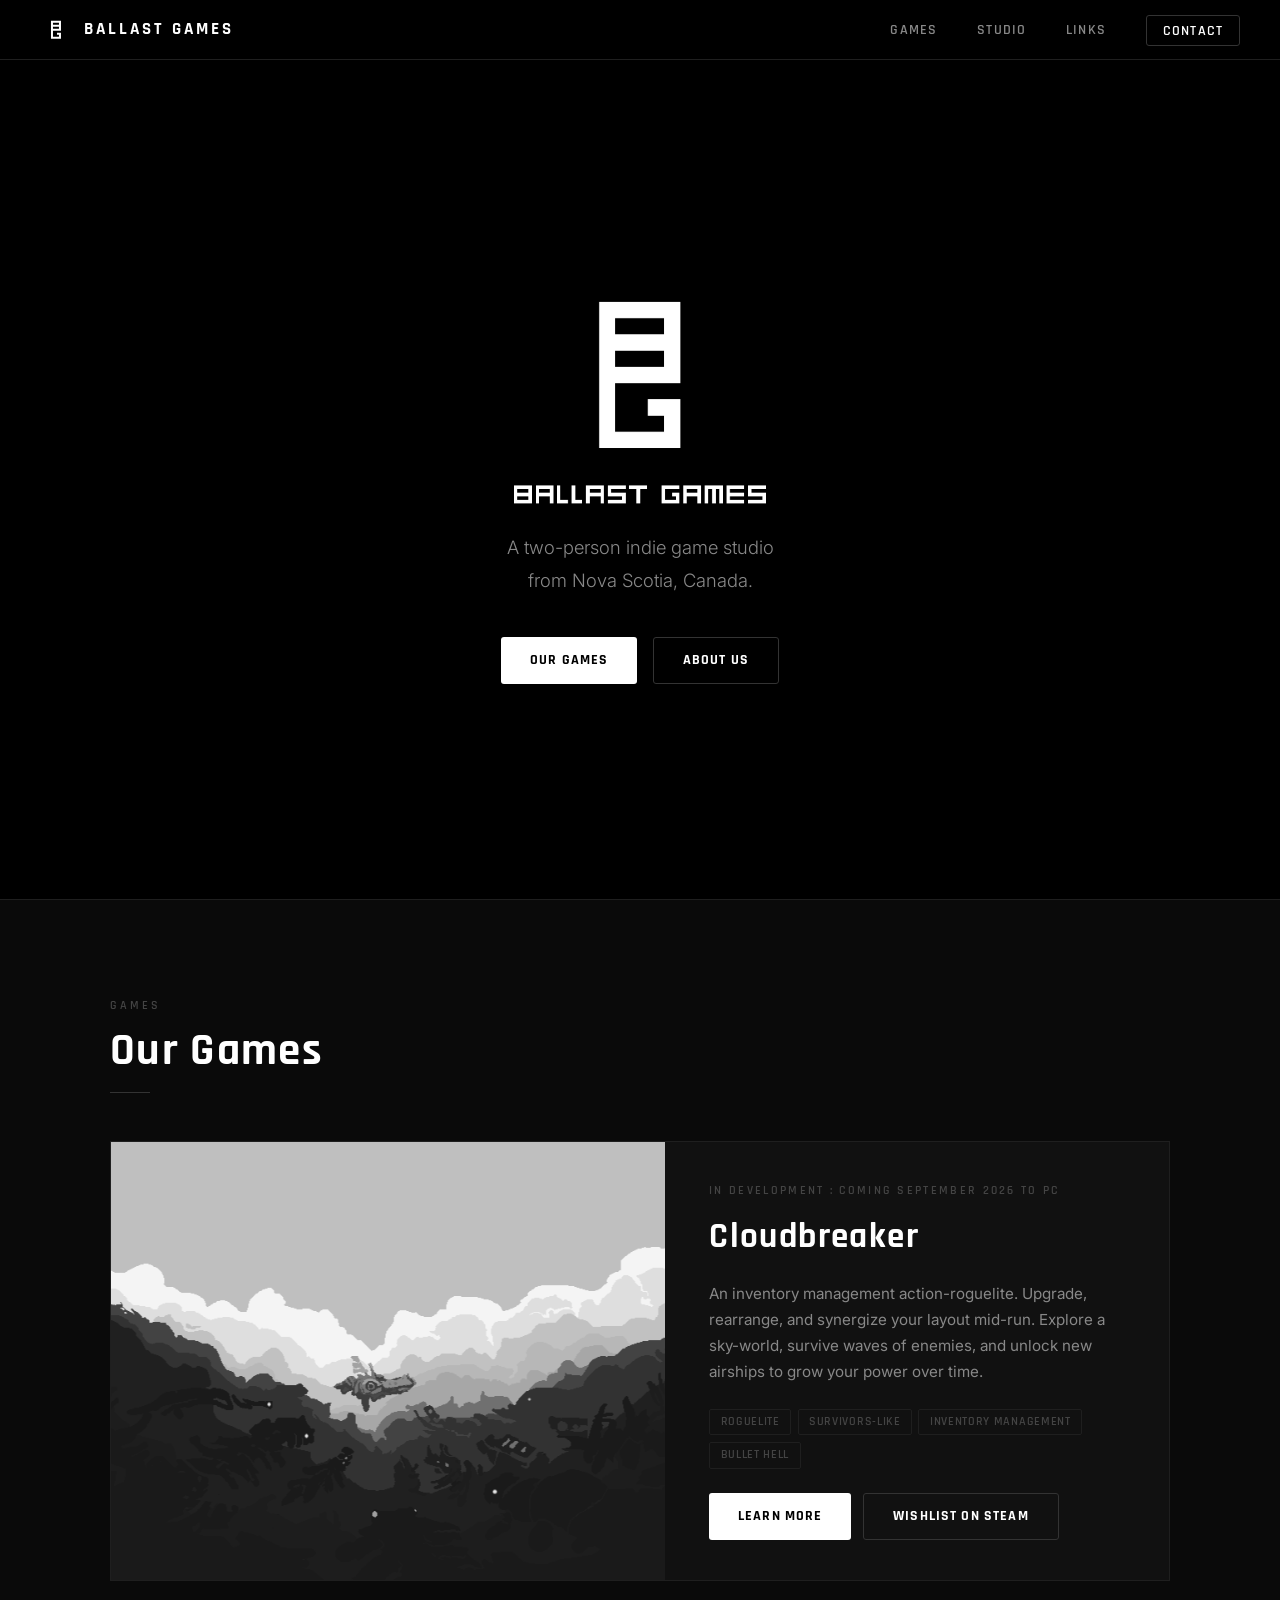
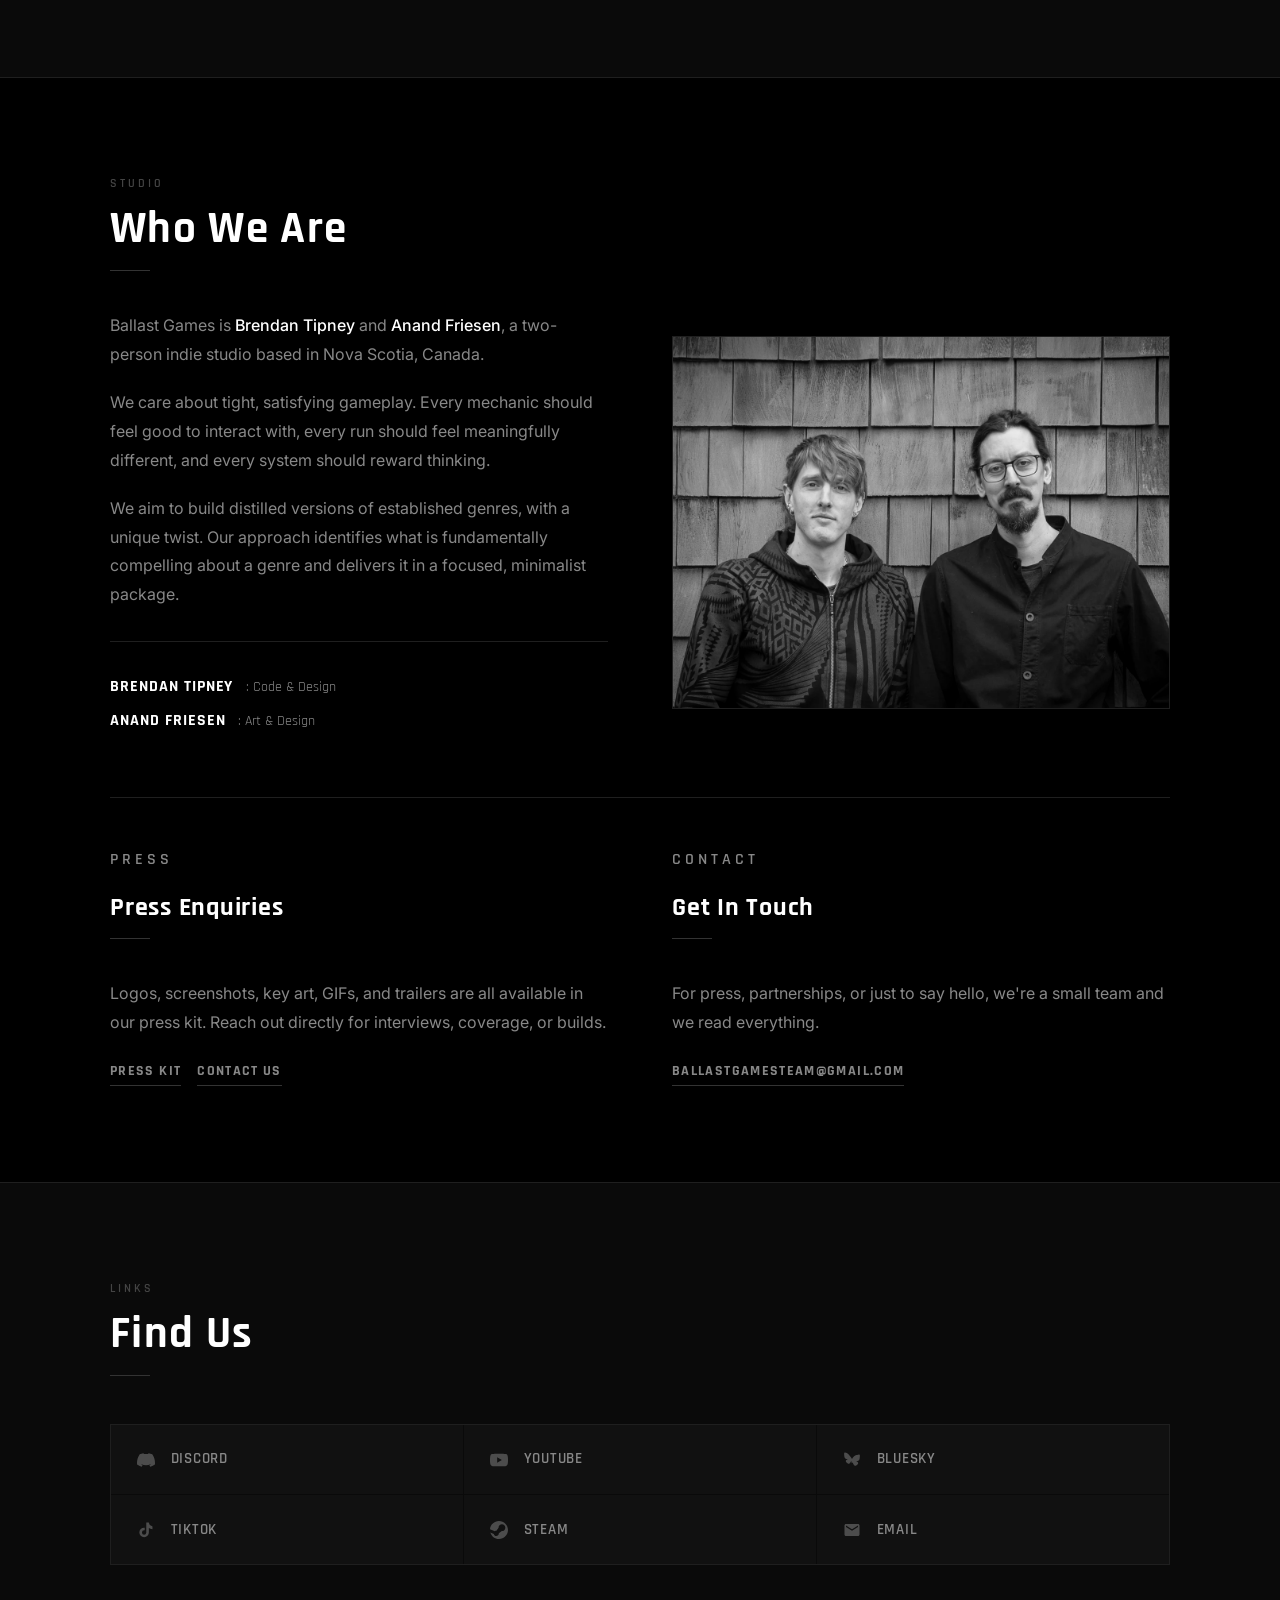
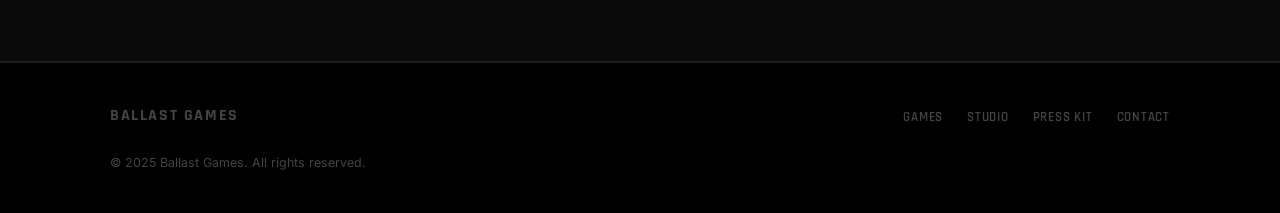
<file: index.html>
<!DOCTYPE html>
<html lang="en">
<head>
  <meta charset="UTF-8" />
  <meta name="viewport" content="width=device-width, initial-scale=1.0" />
  <title>Ballast Games : Indie Game Studio</title>
  <meta name="description" content="Ballast Games is a two-person indie game studio from Nova Scotia, Canada. Currently developing Cloudbreaker, a roguelite survivors-like." />
  <meta name="keywords" content="Ballast Games, indie game studio, Nova Scotia, Cloudbreaker, roguelite" />
  <link rel="canonical" href="https://ballastgames.com/" />

  <meta property="og:type" content="website" />
  <meta property="og:site_name" content="Ballast Games" />
  <meta property="og:title" content="Ballast Games : Indie Game Studio" />
  <meta property="og:description" content="A two-person indie game studio from Nova Scotia, Canada. Currently developing Cloudbreaker." />
  <meta property="og:image" content="https://ballastgames.com/Cloudbreaker%20Public%20Press%20Kit/Key%20Art/Header_Capsule_920x430.png" />
  <meta property="og:url" content="https://ballastgames.com/" />

  <meta name="twitter:card" content="summary_large_image" />
  <meta name="twitter:title" content="Ballast Games : Indie Game Studio" />
  <meta name="twitter:description" content="A two-person indie game studio from Nova Scotia, Canada. Currently developing Cloudbreaker." />
  <meta name="twitter:image" content="https://ballastgames.com/Cloudbreaker%20Public%20Press%20Kit/Key%20Art/Header_Capsule_920x430.png" />

  <script type="application/ld+json">
  {
    "@context": "https://schema.org",
    "@type": "Organization",
    "name": "Ballast Games",
    "url": "https://ballastgames.com/",
    "description": "Ballast Games is a two-person indie game studio based in Nova Scotia, Canada, developing Cloudbreaker.",
    "foundingLocation": { "@type": "Place", "name": "Nova Scotia, Canada" },
    "email": "ballastgamesteam@gmail.com",
    "member": [
      { "@type": "Person", "name": "Brendan Tipney" },
      { "@type": "Person", "name": "Anand Friesen" }
    ],
    "sameAs": [
      "https://www.youtube.com/@Ballast-Games",
      "https://bsky.app/profile/ballastgames.bsky.social",
      "https://www.tiktok.com/@ballastgames",
      "https://discord.gg/KbBuBHwGwa"
    ]
  }
  </script>

  <link rel="icon" href="favicon.ico" sizes="any" />
  <link rel="icon" type="image/png" sizes="16x16" href="favicon-16.png" />
  <link rel="icon" type="image/png" sizes="32x32" href="favicon-32.png" />
  <link rel="icon" type="image/png" sizes="48x48" href="favicon-48.png" />
  <link rel="icon" type="image/png" sizes="96x96" href="favicon-96.png" />
  <link rel="icon" type="image/png" sizes="192x192" href="favicon-192.png" />
  <link rel="apple-touch-icon" sizes="180x180" href="apple-touch-icon.png" />
  <link rel="stylesheet" href="style.css" />
</head>
<body>

<!-- ── NAV ── -->
<nav>
  <a class="nav-logo" href="/">
    <img src="Cloudbreaker%20Public%20Press%20Kit/Logos/team_logo.png" alt="" onerror="this.style.display='none'" />
    <span class="nav-logo-wordmark">Ballast Games</span>
  </a>
  <ul class="nav-links" id="navLinks">
    <li><a href="#games">Games</a></li>
    <li><a href="#about">Studio</a></li>
    <li><a href="#socials">Links</a></li>
    <li><a href="mailto:ballastgamesteam@gmail.com" class="nav-cta">Contact</a></li>
  </ul>
  <div class="nav-burger" id="navBurger" aria-label="Toggle menu">
    <span></span><span></span><span></span>
  </div>
</nav>

<!-- ── HERO ── -->
<section id="hero">
  <img
    class="hero-logo"
    src="Cloudbreaker%20Public%20Press%20Kit/Logos/team_logo_with_words.png"
    alt="Ballast Games"
    onerror="this.style.display='none'; this.nextElementSibling.style.display='block';"
  />
  <div class="hero-logo-fallback" style="display:none">Ballast Games</div>
  <p class="hero-tagline">
    A two-person indie game studio<br/>from Nova Scotia, Canada.
  </p>
  <div class="btn-row">
    <a href="#games" class="btn btn-primary">Our Games</a>
    <a href="#about" class="btn btn-secondary">About Us</a>
  </div>
</section>

<!-- ── GAMES ── -->
<section id="games">
  <div class="section-inner">
    <p class="section-label">Games</p>
    <h2 class="section-title">Our Games</h2>
    <div class="section-rule"></div>
    <div class="games-grid">

      <div class="game-card">
        <div class="game-card-image">
          <picture>
           <!-- <source srcset="img/keyart.webp" type="image/webp" /> -->
             <a href="cloudbreaker.html"> <img src="img/keyart.png" alt="Cloudbreaker" loading="lazy" /> </a>
          </picture>
        </div>
        <div class="game-card-body">
          <p class="game-card-status">In Development : Coming September 2026 to PC</p>
          <h3 class="game-card-title">Cloudbreaker</h3>
          <p class="game-card-desc">
            An inventory management action-roguelite. Upgrade, rearrange, and synergize
            your layout mid-run. Explore a sky-world, survive waves of enemies, and
            unlock new airships to grow your power over time.
          </p>
          <div class="game-card-tags">
            <span class="tag">Roguelite</span>
            <span class="tag">Survivors-like</span>
            <span class="tag">Inventory Management</span>
            <span class="tag">Bullet Hell</span>
          </div>
          <div class="btn-row" style="justify-content:flex-start; gap: 0.75rem;">
            <a href="cloudbreaker.html" class="btn btn-primary">Learn More</a>
            <a href="https://store.steampowered.com/app/3620890/Cloudbreaker/" target="_blank" rel="noopener" class="btn btn-secondary">Wishlist on Steam</a>
          </div>
        </div>
      </div>

    </div>
  </div>
</section>

<!-- ── ABOUT ── -->
<section id="about">
  <div class="section-inner">
    <p class="section-label">Studio</p>
    <h2 class="section-title">Who We Are</h2>
    <div class="section-rule"></div>

    <div class="about-team-grid">
      <div class="about-team-text">
        <p>
          Ballast Games is <strong>Brendan Tipney</strong> and <strong>Anand Friesen</strong>,
          a two-person indie studio based in Nova Scotia, Canada.
        </p>
        <p>
          We care about tight, satisfying gameplay. Every mechanic should feel good
          to interact with, every run should feel meaningfully different, and every
          system should reward thinking. 
        </p>
        <p>
          We aim to build distilled versions of established genres, with a unique twist. 
          Our approach identifies what is fundamentally compelling about a genre and 
          delivers it in a focused, minimalist package.
        </p>
        <div class="team-names">
          <div class="team-name">Brendan Tipney <span>: Code & Design</span></div>
          <div class="team-name">Anand Friesen <span>: Art & Design</span></div>
        </div>
      </div>
      <div class="team-photo-wrap">
        <picture>
          <source srcset="img/team-photo.webp" type="image/webp" />
          <img src="img/team-photo.jpg" alt="Brendan Tipney and Anand Friesen : Ballast Games" loading="lazy" />
        </picture>
      </div>
    </div>

    <div class="about-press-grid">
      <div>
        <p class="section-label">Press</p>
        <h2 class="section-title" style="font-size:1.6rem;">Press Enquiries</h2>
        <div class="section-rule"></div>
        <p>
          Logos, screenshots, key art, GIFs, and trailers are all available in our
          press kit. Reach out directly for interviews, coverage, or builds.
        </p>
        <div class="contact-block">
          <a href="https://drive.google.com/drive/folders/12j3mb61H9Zr8Zn95ftoivJDd6WTcMDtX?usp=sharing" target="_blank" rel="noopener">Press Kit</a>
          <a href="mailto:ballastgamesteam@gmail.com">Contact Us</a>
        </div>
      </div>
      <div>
        <p class="section-label">Contact</p>
        <h2 class="section-title" style="font-size:1.6rem;">Get In Touch</h2>
        <div class="section-rule"></div>
        <p>
          For press, partnerships, or just to say hello, we're a small team and
          we read everything.
        </p>
        <div class="contact-block">
          <a href="mailto:ballastgamesteam@gmail.com">ballastgamesteam@gmail.com</a>
        </div>
      </div>
    </div>
  </div>
</section>

<!-- ── SOCIALS ── -->
<section id="socials">
  <div class="section-inner">
    <p class="section-label">Links</p>
    <h2 class="section-title">Find Us</h2>
    <div class="section-rule"></div>
    <div class="socials-grid">
      <a href="https://discord.gg/KbBuBHwGwa" target="_blank" rel="noopener" class="social-item">
        <svg width="18" height="18" viewBox="0 0 24 24" fill="currentColor"><path d="M20.317 4.37a19.791 19.791 0 0 0-4.885-1.515.074.074 0 0 0-.079.037c-.21.375-.444.864-.608 1.25a18.27 18.27 0 0 0-5.487 0 12.64 12.64 0 0 0-.617-1.25.077.077 0 0 0-.079-.037A19.736 19.736 0 0 0 3.677 4.37a.07.07 0 0 0-.032.027C.533 9.046-.32 13.58.099 18.057a.082.082 0 0 0 .031.057 19.9 19.9 0 0 0 5.993 3.03.078.078 0 0 0 .084-.028c.462-.63.874-1.295 1.226-1.994a.076.076 0 0 0-.041-.106 13.107 13.107 0 0 1-1.872-.892.077.077 0 0 1-.008-.128 10.2 10.2 0 0 0 .372-.292.074.074 0 0 1 .077-.01c3.928 1.793 8.18 1.793 12.062 0a.074.074 0 0 1 .078.01c.12.098.246.198.373.292a.077.077 0 0 1-.006.127 12.299 12.299 0 0 1-1.873.892.077.077 0 0 0-.041.107c.36.698.772 1.362 1.225 1.993a.076.076 0 0 0 .084.028 19.839 19.839 0 0 0 6.002-3.03.077.077 0 0 0 .032-.054c.5-5.177-.838-9.674-3.549-13.66a.061.061 0 0 0-.031-.03z"/></svg>
        Discord
      </a>
      <a href="https://www.youtube.com/@Ballast-Games" target="_blank" rel="noopener" class="social-item">
        <svg width="18" height="18" viewBox="0 0 24 24" fill="currentColor"><path d="M23.498 6.186a3.016 3.016 0 0 0-2.122-2.136C19.505 3.545 12 3.545 12 3.545s-7.505 0-9.377.505A3.017 3.017 0 0 0 .502 6.186C0 8.07 0 12 0 12s0 3.93.502 5.814a3.016 3.016 0 0 0 2.122 2.136c1.871.505 9.376.505 9.376.505s7.505 0 9.377-.505a3.015 3.015 0 0 0 2.122-2.136C24 15.93 24 12 24 12s0-3.93-.502-5.814zM9.545 15.568V8.432L15.818 12l-6.273 3.568z"/></svg>
        YouTube
      </a>
      <a href="https://bsky.app/profile/ballastgames.bsky.social" target="_blank" rel="noopener" class="social-item">
        <svg width="18" height="18" viewBox="0 0 24 24" fill="currentColor"><path d="M12 10.8c-1.087-2.114-4.046-6.053-6.798-7.995C3.196 1.797 1.5 1.5 1.5 3.78c0 .5.30 4.098.48 4.683.65 2.217 3.021 2.783 5.148 2.421-3.503.571-4.257 2.462-2.464 4.348 3.814 3.917 5.1.62 6.336-2.327C11.28 15.25 12 16.343 12 16.343s.72-1.093 1-.818c1.236 2.947 2.522 6.244 6.336 2.327 1.793-1.886 1.039-3.777-2.464-4.348 2.127.362 4.498-.204 5.148-2.421.18-.585.48-4.183.48-4.683 0-2.28-1.696-1.983-3.702-.975C16.046 4.747 13.087 8.686 12 10.8z"/></svg>
        Bluesky
      </a>
      <a href="https://www.tiktok.com/@ballastgames" target="_blank" rel="noopener" class="social-item">
        <svg width="18" height="18" viewBox="0 0 24 24" fill="currentColor"><path d="M19.59 6.69a4.83 4.83 0 0 1-3.77-4.25V2h-3.45v13.67a2.89 2.89 0 0 1-2.88 2.5 2.89 2.89 0 0 1-2.89-2.89 2.89 2.89 0 0 1 2.89-2.89c.28 0 .54.04.79.1V9.01a6.33 6.33 0 0 0-.79-.05 6.34 6.34 0 0 0-6.34 6.34 6.34 6.34 0 0 0 6.34 6.34 6.34 6.34 0 0 0 6.33-6.34V9.34a8.19 8.19 0 0 0 4.79 1.52V7.41a4.85 4.85 0 0 1-1.02-.72z"/></svg>
        TikTok
      </a>
      <a href="https://store.steampowered.com/app/3620890/Cloudbreaker/" target="_blank" rel="noopener" class="social-item">
        <svg width="18" height="18" viewBox="0 0 24 24" fill="currentColor"><path d="M11.979 0C5.678 0 .511 4.86.022 11.037l6.432 2.658c.545-.371 1.203-.59 1.912-.59.063 0 .125.004.188.006l2.861-4.142V8.91c0-2.495 2.028-4.524 4.524-4.524 2.494 0 4.524 2.031 4.524 4.527s-2.03 4.525-4.524 4.525h-.105l-4.076 2.911c0 .052.004.105.004.159 0 1.875-1.515 3.396-3.39 3.396-1.635 0-3.016-1.173-3.331-2.727L.436 15.27C1.862 20.307 6.486 24 11.979 24c6.627 0 11.999-5.373 11.999-12S18.606 0 11.979 0z"/></svg>
        Steam
      </a>
      <a href="mailto:ballastgamesteam@gmail.com" class="social-item">
        <svg width="18" height="18" viewBox="0 0 24 24" fill="currentColor"><path d="M20 4H4c-1.1 0-2 .9-2 2v12c0 1.1.9 2 2 2h16c1.1 0 2-.9 2-2V6c0-1.1-.9-2-2-2zm0 4-8 5-8-5V6l8 5 8-5v2z"/></svg>
        Email
      </a>
    </div>
  </div>
</section>

<!-- ── FOOTER ── -->
<footer>
  <div class="footer-inner">
    <span class="footer-logo">Ballast Games</span>
    <ul class="footer-links">
      <li><a href="#games">Games</a></li>
      <li><a href="#about">Studio</a></li>
      <li><a href="https://drive.google.com/drive/folders/12j3mb61H9Zr8Zn95ftoivJDd6WTcMDtX?usp=sharing" target="_blank" rel="noopener">Press Kit</a></li>
      <li><a href="mailto:ballastgamesteam@gmail.com">Contact</a></li>
    </ul>
    <p class="footer-copy">© 2025 Ballast Games. All rights reserved.</p>
  </div>
</footer>

<script>
  const burger = document.getElementById('navBurger');
  const links = document.getElementById('navLinks');
  burger.addEventListener('click', () => links.classList.toggle('open'));
  links.querySelectorAll('a').forEach(a => a.addEventListener('click', () => links.classList.remove('open')));
</script>
</body>
</html>
</file>
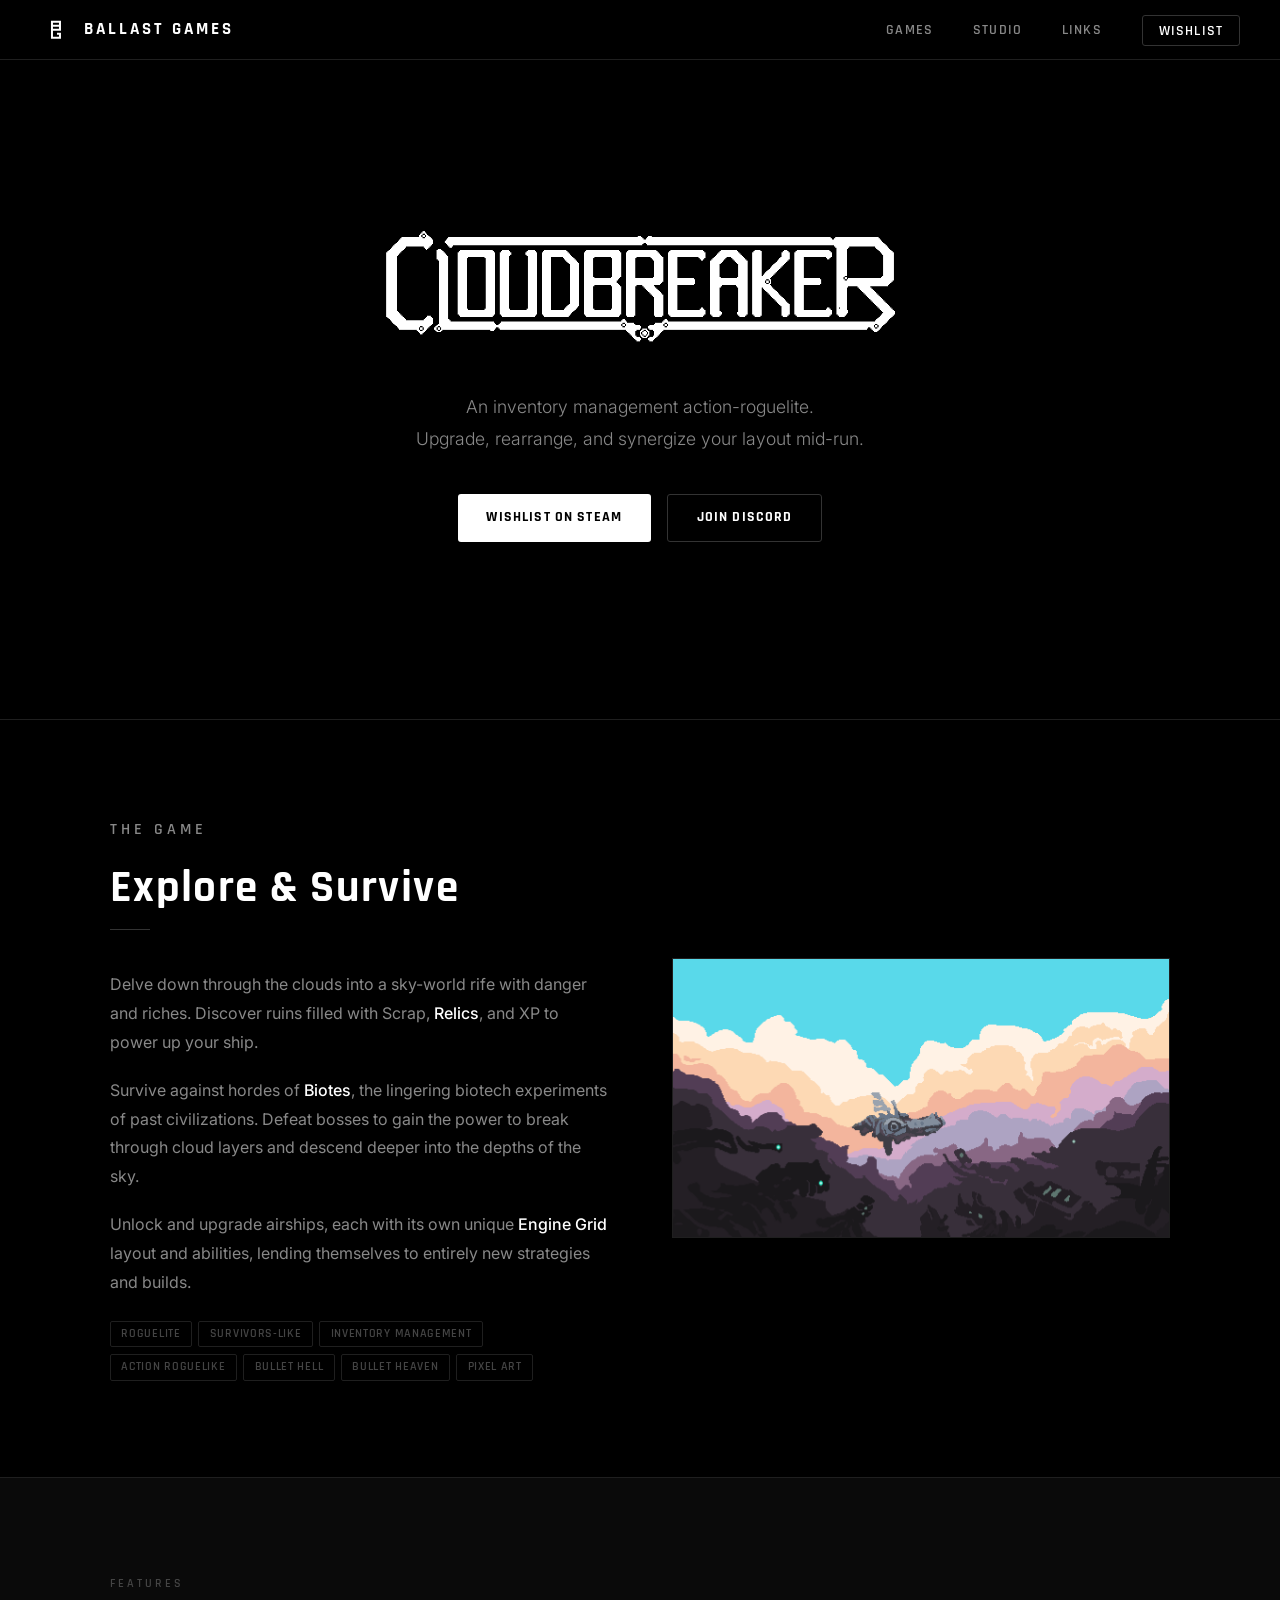
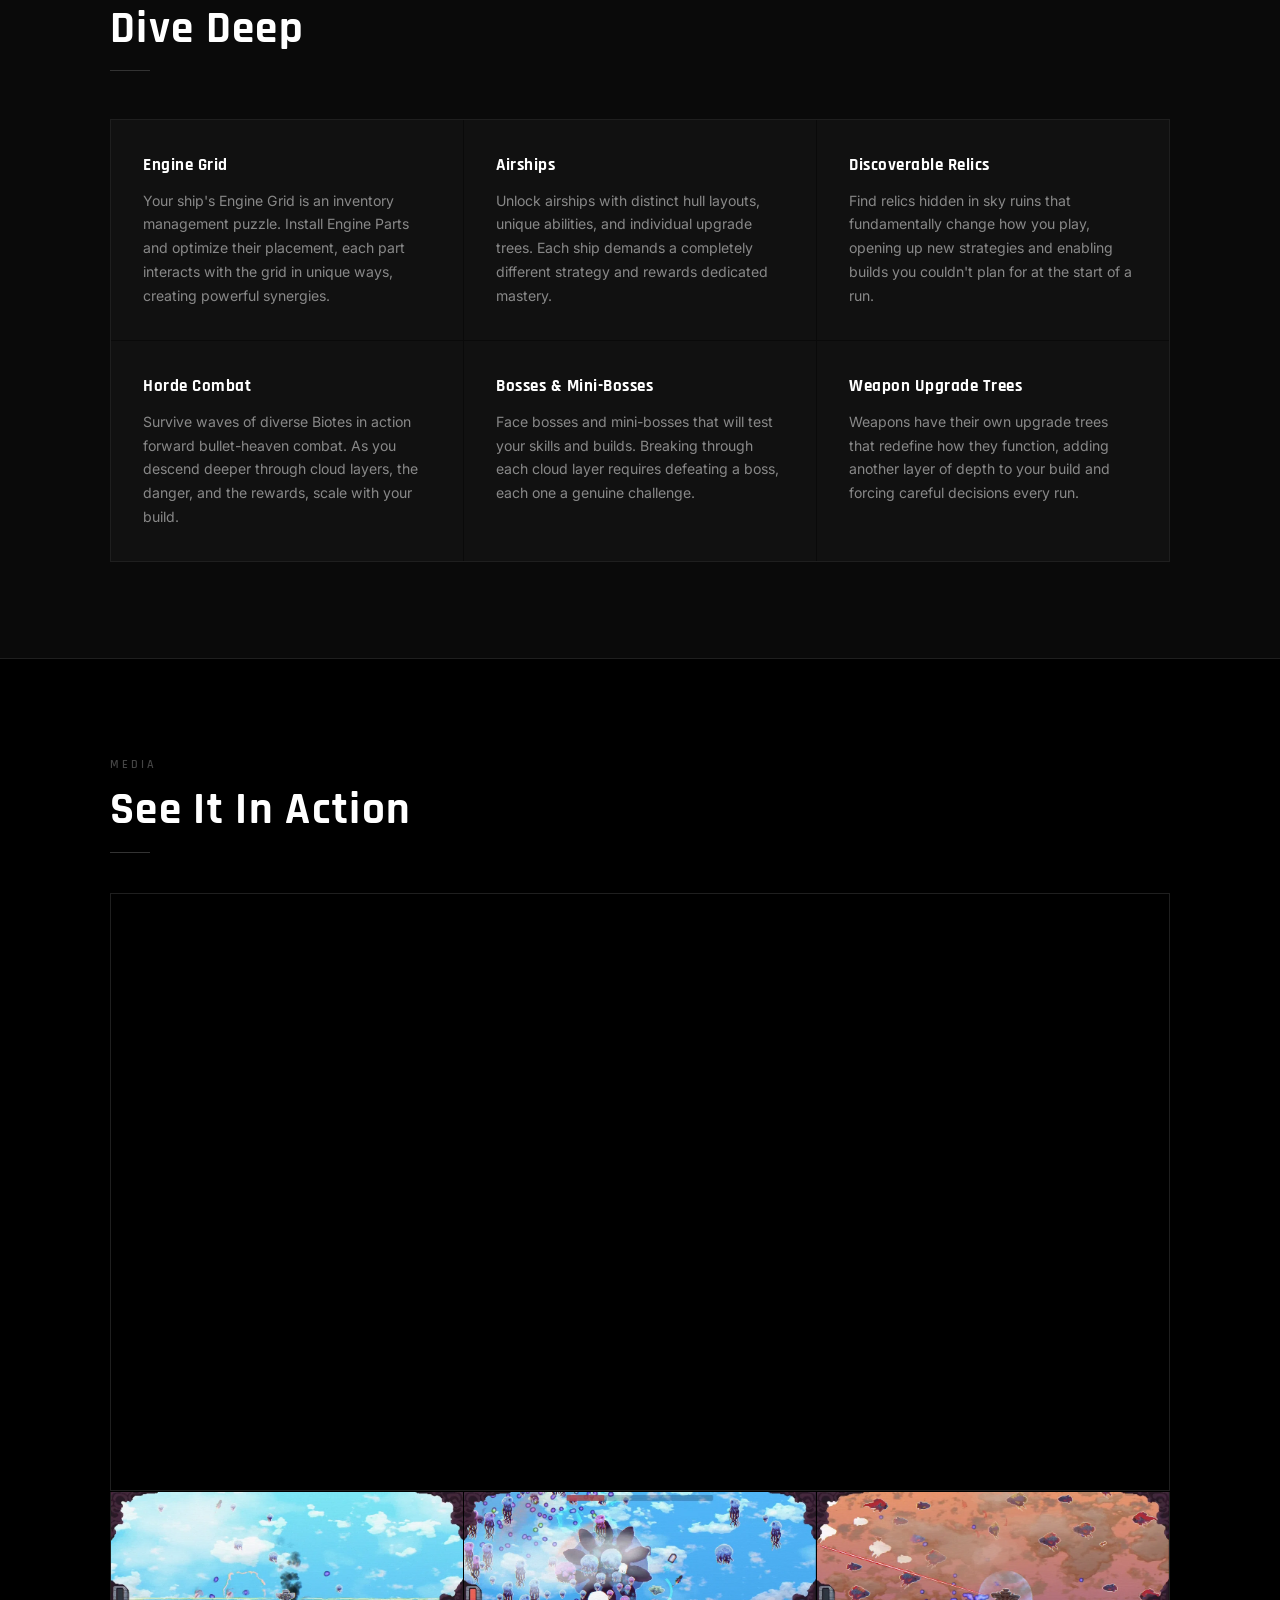
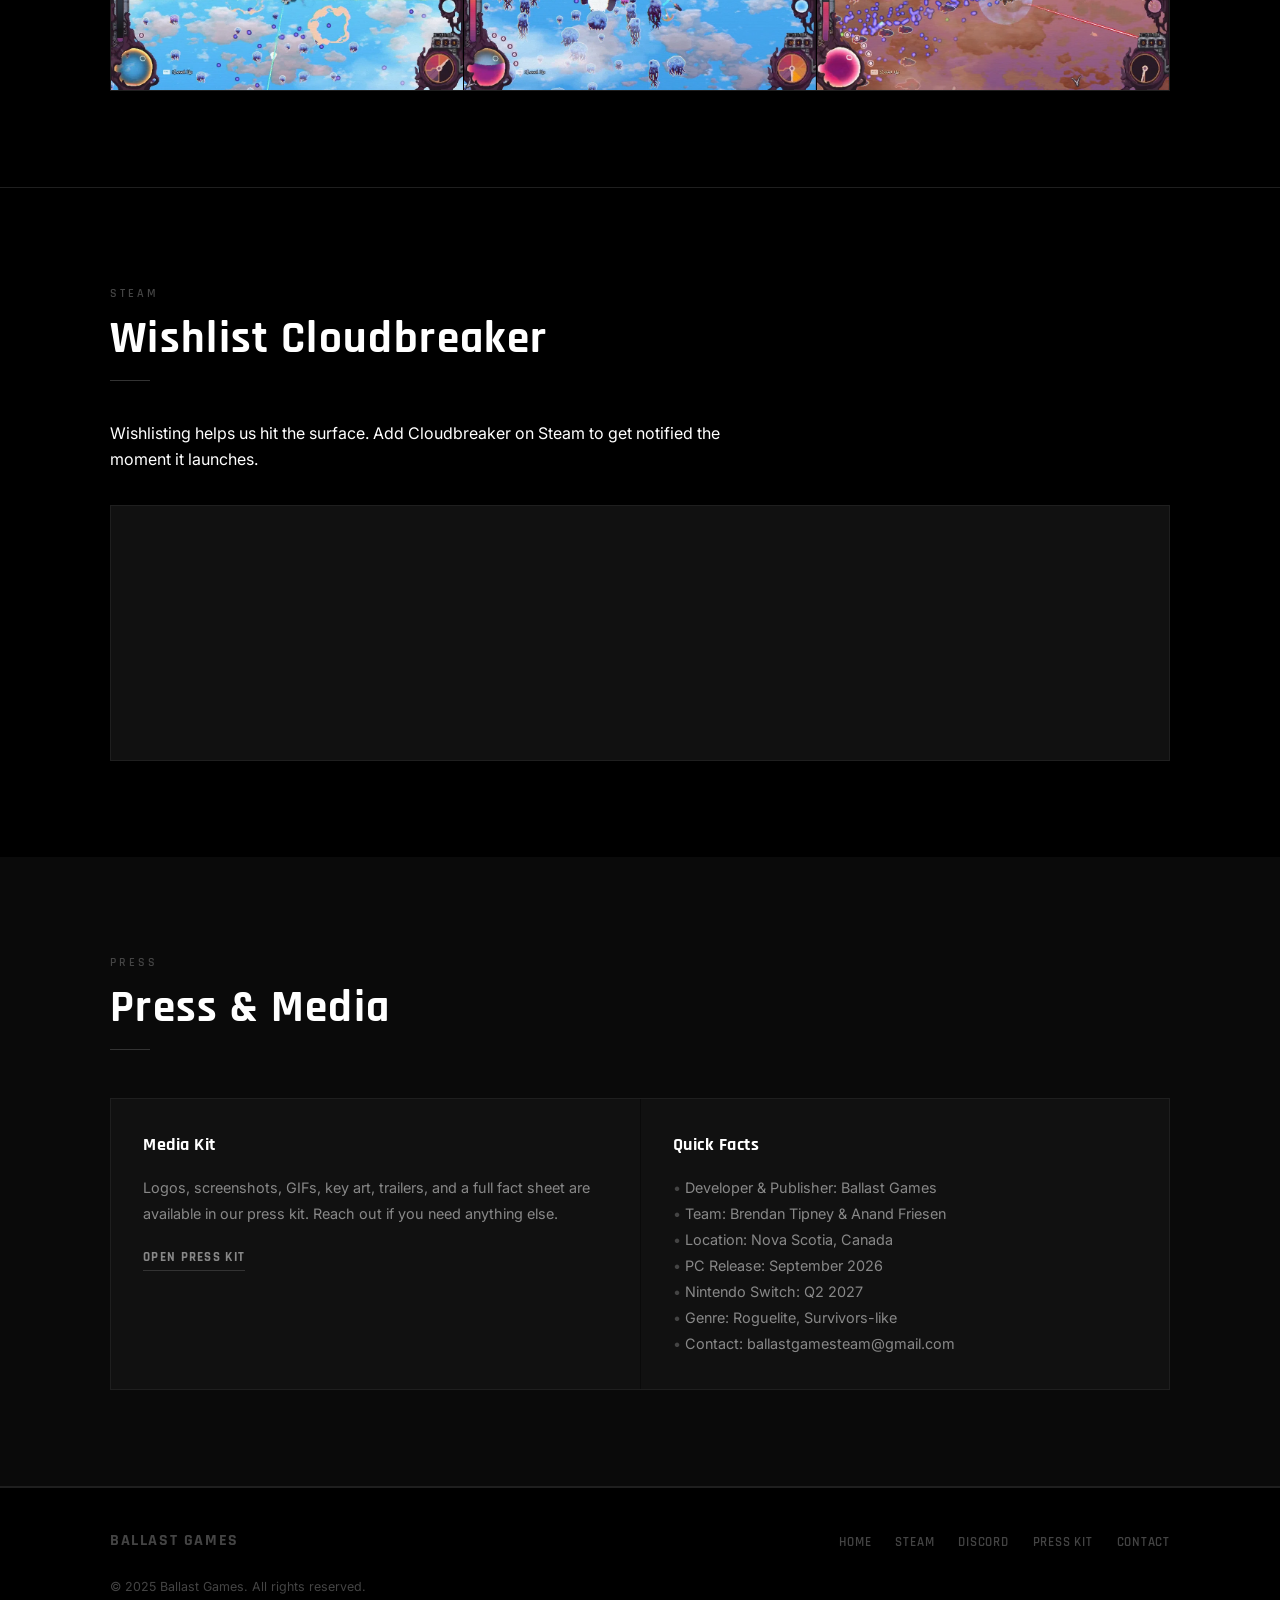
<file: cloudbreaker.html>
<!DOCTYPE html>
<html lang="en">
<head>
  <meta charset="UTF-8" />
  <meta name="viewport" content="width=device-width, initial-scale=1.0" />
  <title>Cloudbreaker : Ballast Games</title>
  <meta name="description" content="Cloudbreaker is a roguelite, inventory management survivors-like. Explore a sky-world, build your airship, and defeat impossible waves. Coming September 2026 to PC." />
  <meta name="keywords" content="Cloudbreaker, Ballast Games, roguelite, survivors-like, inventory management, bullet hell, airship, steam wishlist" />
  <link rel="canonical" href="https://ballastgames.com/cloudbreaker" />

  <meta property="og:type" content="website" />
  <meta property="og:site_name" content="Ballast Games" />
  <meta property="og:title" content="Cloudbreaker : Ballast Games" />
  <meta property="og:description" content="Your inventory is your build. Rearrange relics mid-combat to unleash synergies and defeat impossible waves in a vast sky-world. Coming September 2026." />
  <meta property="og:image" content="https://ballastgames.com/Cloudbreaker%20Public%20Press%20Kit/Key%20Art/KeyArt_FullV1.2.jpg" />
  <meta property="og:url" content="https://ballastgames.com/cloudbreaker" />

  <meta name="twitter:card" content="summary_large_image" />
  <meta name="twitter:title" content="Cloudbreaker : Ballast Games" />
  <meta name="twitter:description" content="Your inventory is your build. Rearrange relics mid-combat to unleash synergies and defeat impossible waves in a vast sky-world." />
  <meta name="twitter:image" content="https://ballastgames.com/Cloudbreaker%20Public%20Press%20Kit/Key%20Art/KeyArt_FullV1.2.jpg" />

  <script type="application/ld+json">
  {
    "@context": "https://schema.org",
    "@type": "VideoGame",
    "name": "Cloudbreaker",
    "description": "Cloudbreaker is a roguelite, inventory management, survivors-like. Explore a sky-world, finding relics and defeating hordes of enemies. Unlock and upgrade airships, each with its own unique layout, abilities, and strategies, to grow your power over time.",
    "url": "https://ballastgames.com/cloudbreaker",
    "image": "https://ballastgames.com/Cloudbreaker%20Public%20Press%20Kit/Key%20Art/KeyArt_FullV1.2.jpg",
    "trailer": {
      "@type": "VideoObject",
      "name": "Cloudbreaker Gameplay Trailer",
      "embedUrl": "https://www.youtube.com/embed/f436rC0YxR8",
      "url": "https://youtu.be/f436rC0YxR8"
    },
    "genre": ["Roguelite", "Survivors-like", "Bullet Hell", "Inventory Management", "Twin-stick Shooter"],
    "gamePlatform": ["PC", "Windows", "SteamOS", "Nintendo Switch"],
    "operatingSystem": "Windows 10+",
    "publisher": { "@type": "Organization", "name": "Ballast Games", "url": "https://ballastgames.com/" },
    "author": { "@type": "Organization", "name": "Ballast Games", "url": "https://ballastgames.com/" },
    "sameAs": ["https://store.steampowered.com/app/3620890/Cloudbreaker/"]
  }
  </script>

  <link rel="icon" href="favicon.ico" sizes="any" />
  <link rel="icon" type="image/png" sizes="16x16" href="favicon-16.png" />
  <link rel="icon" type="image/png" sizes="32x32" href="favicon-32.png" />
  <link rel="icon" type="image/png" sizes="48x48" href="favicon-48.png" />
  <link rel="icon" type="image/png" sizes="96x96" href="favicon-96.png" />
  <link rel="icon" type="image/png" sizes="192x192" href="favicon-192.png" />
  <link rel="apple-touch-icon" sizes="180x180" href="apple-touch-icon.png" />
  <link rel="stylesheet" href="style.css" />
</head>
<body>

<!-- ── NAV ── -->
<nav>
  <a class="nav-logo" href="/">
    <img src="Cloudbreaker%20Public%20Press%20Kit/Logos/team_logo.png" alt="" onerror="this.style.display='none'" />
    <span class="nav-logo-wordmark">Ballast Games</span>
  </a>
  <ul class="nav-links" id="navLinks">
    <li><a href="/#games">Games</a></li>
    <li><a href="/#about">Studio</a></li>
    <li><a href="/#socials">Links</a></li>
    <li><a href="https://store.steampowered.com/app/3620890/Cloudbreaker/?utm_source=ballastgamessite&utm_medium=referral&utm_campaign=cloudbreaker_page" target="_blank" rel="noopener" class="nav-cta">Wishlist</a></li>
  </ul>
  <div class="nav-burger" id="navBurger" aria-label="Toggle menu">
    <span></span><span></span><span></span>
  </div>
</nav>

<!-- ── HERO ── -->
<div class="hero-game">
  <img
    class="hero-game-logo"
    src="Cloudbreaker%20Public%20Press%20Kit/Logos/Cloudbreaker_logo_400_.png"
    alt="Cloudbreaker"
    onerror="this.style.display='none'; this.nextElementSibling.style.display='block';"
  />
  <div class="hero-game-logo-fallback" style="display:none">Cloudbreaker</div>
  <p class="hero-game-tagline">
    An inventory management action-roguelite.<br/>
    Upgrade, rearrange, and synergize your layout mid-run.
  </p>
  <div class="btn-row">
    <a href="https://store.steampowered.com/app/3620890/Cloudbreaker/?utm_source=ballastgamessite&utm_medium=referral&utm_campaign=cloudbreaker_page" target="_blank" rel="noopener" class="btn btn-primary">Wishlist on Steam</a>
    <a href="https://discord.gg/KbBuBHwGwa" target="_blank" rel="noopener" class="btn btn-secondary">Join Discord</a>
  </div>
</div>

<!-- ── ABOUT ── -->
<section id="game-about">
  <div class="section-inner">
    <div class="game-about-grid">
      <div class="game-about-text">
        <p class="section-label">The Game</p>
        <h2 class="section-title">Explore & Survive</h2>
        <div class="section-rule"></div>
        <p>
          Delve down through the clouds into a sky-world rife with danger and riches.
          Discover ruins filled with Scrap, <strong>Relics</strong>, and XP to power up your ship.
        </p>
        <p>
          Survive against hordes of <strong>Biotes</strong>, the lingering biotech
          experiments of past civilizations. Defeat bosses to gain the power to break
          through cloud layers and descend deeper into the depths of the sky.
        </p>
        <p>
          Unlock and upgrade airships, each with its own unique <strong>Engine Grid</strong> layout
          and abilities, lending themselves to entirely new strategies and builds.
        </p>
        <div class="game-about-tags">
          <span class="tag">Roguelite</span>
          <span class="tag">Survivors-like</span>
          <span class="tag">Inventory Management</span>
          <span class="tag">Action Roguelike</span>
          <span class="tag">Bullet Hell</span>
          <span class="tag">Bullet Heaven</span>
          <span class="tag">Pixel Art</span>
        </div>
      </div>
      <div class="game-about-image">
        <picture>
          <!-- <source srcset="img/keyart.webp" type="image/webp" /> -->
          <img src="img/keyart_square.png" alt="Cloudbreaker key art" loading="lazy" />
        </picture>
      </div>
    </div>
  </div>
</section>

<!-- ── FEATURES ── -->
<section id="game-features">
  <div class="section-inner">
    <p class="section-label">Features</p>
    <h2 class="section-title">Dive Deep</h2>
    <div class="section-rule"></div>
    <div class="features-grid">
      <div class="feature-card">
        <h3>Engine Grid</h3>
        <p>Your ship's Engine Grid is an inventory management puzzle. Install Engine Parts and optimize their placement, each part interacts with the grid in unique ways, creating powerful synergies.</p>
      </div>
      <div class="feature-card">
        <h3>Airships</h3>
        <p>Unlock airships with distinct hull layouts, unique abilities, and individual upgrade trees. Each ship demands a completely different strategy and rewards dedicated mastery.</p>
      </div>
      <div class="feature-card">
        <h3>Discoverable Relics</h3>
        <p>Find relics hidden in sky ruins that fundamentally change how you play, opening up new strategies and enabling builds you couldn't plan for at the start of a run.</p>
      </div>
      <div class="feature-card">
        <h3>Horde Combat</h3>
        <p>Survive waves of diverse Biotes in action forward bullet-heaven combat. As you descend deeper through cloud layers, the danger, and the rewards, scale with your build.</p>
      </div>
      <div class="feature-card">
        <h3>Bosses & Mini-Bosses</h3>
        <p>Face bosses and mini-bosses that will test your skills and builds. Breaking through each cloud layer requires defeating a boss, each one a genuine challenge.</p>
      </div>
      <div class="feature-card">
        <h3>Weapon Upgrade Trees</h3>
        <p>Weapons have their own upgrade trees that redefine how they function, adding another layer of depth to your build and forcing careful decisions every run.</p>
      </div>
    </div>
  </div>
</section>

<!-- ── MEDIA ── -->
<section id="game-media">
  <div class="section-inner">
    <p class="section-label">Media</p>
    <h2 class="section-title">See It In Action</h2>
    <div class="section-rule"></div>
    <div class="trailer-wrap">
      <iframe
        src="https://www.youtube.com/embed/f436rC0YxR8"
        title="Cloudbreaker Gameplay Trailer"
        allow="accelerometer; autoplay; clipboard-write; encrypted-media; gyroscope; picture-in-picture"
        allowfullscreen
        loading="lazy"
      ></iframe>
    </div>
    <div class="screenshots-grid">
      <div class="screenshot">
        <picture>
          <source srcset="img/ss1.webp" type="image/webp" />
          <img src="img/ss1.jpg" alt="Cloudbreaker screenshot" loading="lazy" />
        </picture>
      </div>
      <div class="screenshot">
        <picture>
          <source srcset="img/ss2.webp" type="image/webp" />
          <img src="img/ss2.jpg" alt="Cloudbreaker screenshot" loading="lazy" />
        </picture>
      </div>
      <div class="screenshot">
        <picture>
          <source srcset="img/ss3.webp" type="image/webp" />
          <img src="img/ss3.jpg" alt="Cloudbreaker screenshot" loading="lazy" />
        </picture>
      </div>
    </div>
  </div>
</section>

<!-- ── WISHLIST ── -->
<section id="game-wishlist">
  <div class="section-inner">
    <p class="section-label">Steam</p>
    <h2 class="section-title">Wishlist Cloudbreaker</h2>
    <div class="section-rule"></div>
    <p class="wishlist-blurb">
      Wishlisting helps us hit the surface. Add Cloudbreaker on Steam to get notified the moment it launches.
    </p>
    <div class="steam-widget-wrap">
      <iframe
        src="https://store.steampowered.com/widget/3620890/?utm_source=ballastgames&utm_medium=referral&utm_campaign=cloudbreaker_page"
        title="Cloudbreaker on Steam"
        frameborder="0"
        width="646"
        height="190"
        loading="lazy"
      ></iframe>
    </div>
  </div>
</section>

<!-- ── PRESS ── -->
<section id="game-press">
  <div class="section-inner">
    <p class="section-label">Press</p>
    <h2 class="section-title">Press & Media</h2>
    <div class="section-rule"></div>
    <div class="press-two-col">
      <div class="press-card">
        <h3>Media Kit</h3>
        <p>Logos, screenshots, GIFs, key art, trailers, and a full fact sheet are available in our press kit. Reach out if you need anything else.</p>
        <a href="https://drive.google.com/drive/folders/12j3mb61H9Zr8Zn95ftoivJDd6WTcMDtX?usp=sharing" target="_blank" rel="noopener">Open Press Kit</a>
      </div>
      <div class="press-card">
        <h3>Quick Facts</h3>
        <ul>
          <li>Developer &amp; Publisher: Ballast Games</li>
          <li>Team: Brendan Tipney &amp; Anand Friesen</li>
          <li>Location: Nova Scotia, Canada</li>
          <li>PC Release: September 2026</li>
          <li>Nintendo Switch: Q2 2027</li>
          <li>Genre: Roguelite, Survivors-like</li>
          <li>Contact: ballastgamesteam@gmail.com</li>
        </ul>
      </div>
    </div>
  </div>
</section>

<!-- ── FOOTER ── -->
<footer>
  <div class="footer-inner">
    <span class="footer-logo">Ballast Games</span>
    <ul class="footer-links">
      <li><a href="/">Home</a></li>
      <li><a href="https://store.steampowered.com/app/3620890/Cloudbreaker/?utm_source=ballastgamessite&utm_medium=referral&utm_campaign=cloudbreaker_page" target="_blank" rel="noopener">Steam</a></li>
      <li><a href="https://discord.gg/KbBuBHwGwa" target="_blank" rel="noopener">Discord</a></li>
      <li><a href="https://drive.google.com/drive/folders/12j3mb61H9Zr8Zn95ftoivJDd6WTcMDtX?usp=sharing" target="_blank" rel="noopener">Press Kit</a></li>
      <li><a href="mailto:ballastgamesteam@gmail.com">Contact</a></li>
    </ul>
    <p class="footer-copy">© 2025 Ballast Games. All rights reserved.</p>
  </div>
</footer>

<script>
  const burger = document.getElementById('navBurger');
  const links = document.getElementById('navLinks');
  burger.addEventListener('click', () => links.classList.toggle('open'));
  links.querySelectorAll('a').forEach(a => a.addEventListener('click', () => links.classList.remove('open')));
</script>
</body>
</html>
</file>
<file: style.css>
@import url('https://fonts.googleapis.com/css2?family=Rajdhani:wght@400;500;600;700&family=Inter:wght@300;400;500;600&display=swap');

:root {
  --bg:       #000;
  --bg-2:     #0a0a0a;
  --bg-3:     #111;
  --border:   #1f1f1f;
  --border-hi:#333;
  --text:     #fff;
  --muted:    #888;
  --muted-2:  #444;
}

*, *::before, *::after { box-sizing: border-box; margin: 0; padding: 0; }
html { scroll-behavior: smooth; }

body {
  background: var(--bg);
  color: var(--text);
  font-family: 'Inter', sans-serif;
  font-size: 16px;
  line-height: 1.6;
  overflow-x: hidden;
}

h1, h2, h3, h4 {
  font-family: 'Rajdhani', sans-serif;
  letter-spacing: 0.03em;
  color: var(--text);
}

a { color: var(--text); text-decoration: none; }
a:hover { color: var(--muted); }
img { display: block; max-width: 100%; }

/* ── NAV ── */
nav {
  position: fixed;
  top: 0; left: 0; right: 0;
  z-index: 100;
  display: flex;
  align-items: center;
  justify-content: space-between;
  padding: 0 2.5rem;
  height: 60px;
  background: rgba(0, 0, 0, 0.9);
  backdrop-filter: blur(12px);
  border-bottom: 1px solid var(--border);
}

.nav-logo {
  display: flex;
  align-items: center;
  gap: 0.75rem;
  height: 40px;
  color: var(--text);
}

.nav-logo img {
  height: 32px;
  width: 32px;
  object-fit: contain;
}

.nav-logo-wordmark {
  font-family: 'Rajdhani', sans-serif;
  font-size: 1.05rem;
  font-weight: 700;
  letter-spacing: 0.18em;
  text-transform: uppercase;
  color: var(--text);
}

.nav-links {
  display: flex;
  align-items: center;
  gap: 2.5rem;
  list-style: none;
}

.nav-links a {
  font-family: 'Rajdhani', sans-serif;
  font-size: 0.9rem;
  font-weight: 600;
  letter-spacing: 0.08em;
  text-transform: uppercase;
  color: var(--muted);
  transition: color 0.2s;
}

.nav-links a:hover { color: var(--text); }

.nav-cta {
  border: 1px solid var(--border-hi) !important;
  color: var(--text) !important;
  padding: 0.35rem 1rem;
  border-radius: 3px;
  transition: background 0.2s, color 0.2s !important;
}

.nav-cta:hover {
  background: var(--text) !important;
  color: var(--bg) !important;
}

.nav-burger {
  display: none;
  flex-direction: column;
  gap: 5px;
  cursor: pointer;
  padding: 4px;
}

.nav-burger span {
  display: block;
  width: 22px; height: 1.5px;
  background: var(--text);
  transition: all 0.3s;
}

/* ── HERO - STUDIO ── */
#hero {
  min-height: 100vh;
  display: flex;
  flex-direction: column;
  align-items: center;
  justify-content: center;
  text-align: center;
  padding: 6rem 2rem 4rem;
  border-bottom: 1px solid var(--border);
  position: relative;
}

.hero-logo {
  height: 260px;
  width: auto;
  margin: 0 auto 1.5rem;
}

.hero-logo-fallback {
  font-family: 'Rajdhani', sans-serif;
  font-size: clamp(2.5rem, 7vw, 5rem);
  font-weight: 700;
  letter-spacing: 0.12em;
  text-transform: uppercase;
  margin-bottom: 1.5rem;
}

.hero-tagline {
  font-size: clamp(0.95rem, 2vw, 1.15rem);
  color: var(--muted);
  max-width: 480px;
  margin: 0 auto 2.5rem;
  font-weight: 300;
  line-height: 1.8;
}

/* ── HERO - GAME PAGE ── */
.hero-game {
  min-height: 80vh;
  display: flex;
  flex-direction: column;
  align-items: center;
  justify-content: center;
  text-align: center;
  padding: 7rem 2rem 5rem;
  border-bottom: 1px solid var(--border);
}

.hero-game-logo {
  height: auto;
  width: 580px;
  max-width: 88vw;
  margin: 0 auto 2rem;
}

.hero-game-logo-fallback {
  font-family: 'Rajdhani', sans-serif;
  font-size: clamp(3rem, 9vw, 6.5rem);
  font-weight: 700;
  letter-spacing: 0.06em;
  text-transform: uppercase;
  line-height: 1;
  margin-bottom: 1.5rem;
}

.hero-game-tagline {
  font-size: clamp(0.95rem, 2vw, 1.1rem);
  color: var(--muted);
  max-width: 520px;
  margin: 0 auto 2.5rem;
  font-weight: 300;
  line-height: 1.8;
}

/* ── BUTTONS ── */
.btn-row {
  display: flex;
  gap: 1rem;
  justify-content: center;
  flex-wrap: wrap;
}

.btn {
  display: inline-flex;
  align-items: center;
  gap: 0.5rem;
  padding: 0.7rem 1.8rem;
  border-radius: 3px;
  font-family: 'Rajdhani', sans-serif;
  font-size: 0.9rem;
  font-weight: 700;
  letter-spacing: 0.08em;
  text-transform: uppercase;
  transition: all 0.2s;
  cursor: pointer;
  border: none;
}

.btn-primary {
  background: var(--text);
  color: var(--bg);
}

.btn-primary:hover {
  background: var(--muted);
  color: var(--bg);
}

.btn-secondary {
  background: transparent;
  color: var(--text);
  border: 1px solid var(--border-hi);
}

.btn-secondary:hover {
  background: var(--text);
  color: var(--bg);
}

/* ── SECTION BASE ── */
section { padding: 6rem 2rem; }

.section-inner {
  max-width: 1060px;
  margin: 0 auto;
}

.section-label {
  font-family: 'Rajdhani', sans-serif;
  font-size: 0.75rem;
  font-weight: 600;
  letter-spacing: 0.25em;
  text-transform: uppercase;
  color: var(--muted-2);
  margin-bottom: 0.75rem;
}

.section-title {
  font-size: clamp(1.8rem, 4vw, 2.8rem);
  font-weight: 700;
  margin-bottom: 1rem;
  line-height: 1.1;
}

.section-rule {
  width: 40px;
  height: 1px;
  background: var(--border-hi);
  margin-bottom: 2.5rem;
}

/* ── GAMES GRID (index) ── */
#games {
  background: var(--bg-2);
  border-bottom: 1px solid var(--border);
}

.games-grid {
  display: flex;
  flex-direction: column;
  gap: 1px;
  background: var(--border);
  border: 1px solid var(--border);
  margin-top: 3rem;
}

.game-card {
  background: var(--bg-3);
  display: grid;
  grid-template-columns: minmax(0, 1.1fr) minmax(0, 1fr);
  transition: background 0.2s;
  min-height: 360px;
}

.game-card:hover { background: #141414; }

.game-card-image {
  overflow: hidden;
  background: #0a0a0a;
  position: relative;
}

.game-card-image img {
  width: 100%;
  height: 100%;
  object-fit: cover;
  filter: grayscale(100%);
  transition: filter 0.4s, transform 0.6s;
}

.game-card:hover .game-card-image img {
  filter: grayscale(1%);
  transform: scale(1.03);
}

.game-card-body {
  padding: 2.5rem 2.75rem;
  display: flex;
  flex-direction: column;
  justify-content: center;
}

.game-card-status {
  font-family: 'Rajdhani', sans-serif;
  font-size: 0.72rem;
  font-weight: 600;
  letter-spacing: 0.2em;
  text-transform: uppercase;
  color: var(--muted-2);
  margin-bottom: 0.5rem;
}

.game-card-title {
  font-size: 2.2rem;
  font-weight: 700;
  margin-bottom: 1rem;
  letter-spacing: 0.04em;
}

.game-card-desc {
  color: var(--muted);
  font-size: 0.95rem;
  line-height: 1.7;
  margin-bottom: 1.5rem;
}

.game-card-tags {
  display: flex;
  flex-wrap: wrap;
  gap: 0.4rem;
  margin-bottom: 1.5rem;
}

.tag {
  border: 1px solid var(--border);
  color: var(--muted-2);
  padding: 0.2rem 0.65rem;
  border-radius: 2px;
  font-size: 0.72rem;
  font-family: 'Rajdhani', sans-serif;
  font-weight: 600;
  letter-spacing: 0.06em;
  text-transform: uppercase;
}

/* ── ABOUT (index) ── */
#about {
  border-bottom: 1px solid var(--border);
}

.about-team-grid {
  display: grid;
  grid-template-columns: 1fr 1fr;
  gap: 4rem;
  align-items: center;
  margin-bottom: 4rem;
}

.about-team-text p {
  color: var(--muted);
  margin-bottom: 1.2rem;
  font-size: 1rem;
  line-height: 1.8;
}

.about-team-text p strong { color: var(--text); font-weight: 500; }

.team-names {
  display: flex;
  flex-direction: column;
  gap: 0.5rem;
  margin-top: 2rem;
  padding-top: 2rem;
  border-top: 1px solid var(--border);
}

.team-name {
  font-family: 'Rajdhani', sans-serif;
  font-size: 1rem;
  font-weight: 700;
  letter-spacing: 0.06em;
  text-transform: uppercase;
  color: var(--text);
}

.team-name span {
  font-weight: 400;
  color: var(--muted);
  text-transform: none;
  letter-spacing: 0;
  font-size: 0.85rem;
  margin-left: 0.5rem;
}

.team-photo-wrap {
  border: 1px solid var(--border);
  overflow: hidden;
  aspect-ratio: 4/3;
}

.team-photo-wrap img {
  width: 100%;
  height: 100%;
  object-fit: cover;
  filter: grayscale(100%);
  display: block;
}

.about-press-grid {
  display: grid;
  grid-template-columns: 1fr 1fr;
  gap: 4rem;
  padding-top: 3rem;
  border-top: 1px solid var(--border);
  align-items: start;
}

.about-press-grid p {
  color: var(--muted);
  margin-bottom: 1.2rem;
  font-size: 1rem;
  line-height: 1.8;
}

.contact-block {
  margin-top: 1.5rem;
  display: flex;
  gap: 1rem;
  flex-wrap: wrap;
}

.contact-block a {
  display: inline-block;
  font-family: 'Rajdhani', sans-serif;
  font-size: 0.85rem;
  font-weight: 700;
  letter-spacing: 0.1em;
  text-transform: uppercase;
  color: var(--muted);
  border-bottom: 1px solid var(--border-hi);
  padding-bottom: 2px;
  transition: color 0.2s, border-color 0.2s;
}

.contact-block a:hover { color: var(--text); border-color: var(--text); }

/* ── SOCIALS (index) ── */
#socials {
  background: var(--bg-2);
  border-bottom: 1px solid var(--border);
}

.socials-grid {
  display: grid;
  grid-template-columns: repeat(3, 1fr);
  gap: 1px;
  border: 1px solid var(--border);
  margin-top: 3rem;
}

.social-item {
  display: flex;
  align-items: center;
  gap: 1rem;
  padding: 1.4rem 1.6rem;
  background: var(--bg-3);
  color: var(--muted);
  font-family: 'Rajdhani', sans-serif;
  font-size: 0.95rem;
  font-weight: 600;
  letter-spacing: 0.05em;
  text-transform: uppercase;
  transition: background 0.2s, color 0.2s;
}

.social-item:hover { background: #161616; color: var(--text); }

.social-item svg { flex-shrink: 0; opacity: 0.5; transition: opacity 0.2s; }
.social-item:hover svg { opacity: 1; }

/* ── GAME PAGE: ABOUT ── */
#game-about {
  border-bottom: 1px solid var(--border);
}

.game-about-grid {
  display: grid;
  grid-template-columns: 1fr 1fr;
  gap: 4rem;
  align-items: center;
}

.game-about-text p {
  color: var(--muted);
  margin-bottom: 1.2rem;
  font-size: 1rem;
  line-height: 1.8;
}

.game-about-text p strong { color: var(--text); font-weight: 500; }

.game-about-tags {
  display: flex;
  flex-wrap: wrap;
  gap: 0.4rem;
  margin-top: 1.5rem;
}

.game-about-image {
  border: 1px solid var(--border);
  aspect-ratio: 16/9;
  overflow: hidden;
  background: var(--bg-3);
}

.game-about-image img {
  width: 100%;
  height: 100%;
  object-fit: cover;
  filter: grayscale(1%);
}

/* ── GAME PAGE: FEATURES ── */
#game-features {
  background: var(--bg-2);
  border-bottom: 1px solid var(--border);
}

.features-grid {
  display: grid;
  grid-template-columns: repeat(3, 1fr);
  gap: 1px;
  border: 1px solid var(--border);
  margin-top: 3rem;
}

.feature-card {
  background: var(--bg-3);
  padding: 2rem;
  transition: background 0.2s;
}

.feature-card:hover { background: #161616; }

.feature-card h3 {
  font-size: 1.05rem;
  font-weight: 700;
  margin-bottom: 0.6rem;
  letter-spacing: 0.03em;
}

.feature-card p {
  color: var(--muted);
  font-size: 0.88rem;
  line-height: 1.7;
}

/* ── GAME PAGE: MEDIA ── */
#game-media {
  border-bottom: 1px solid var(--border);
}

.trailer-wrap {
  position: relative;
  width: 100%;
  padding-bottom: 56.25%;
  overflow: hidden;
  border: 1px solid var(--border);
  margin-bottom: 1px;
}

.trailer-wrap iframe {
  position: absolute;
  inset: 0;
  width: 100%;
  height: 100%;
  border: none;
}

.wishlist-blurb {
  max-width: 640px;
  margin-bottom: 32px;
}

.steam-widget-wrap {
  display: flex;
  justify-content: center;
  border: 1px solid var(--border);
  padding: 32px 16px;
  background: var(--bg-3);
}

.steam-widget-wrap iframe {
  max-width: 100%;
  border: none;
}

.screenshots-grid {
  display: grid;
  grid-template-columns: repeat(3, 1fr);
  gap: 1px;
  border: 1px solid var(--border);
  border-top: none;
}

.screenshot {
  aspect-ratio: 16/9;
  overflow: hidden;
  background: var(--bg-3);
}

.screenshot img {
  width: 100%;
  height: 100%;
  object-fit: cover;
  /* filter: grayscale(100%); */
  /* transition: filter 0.3s; */
}

.screenshot:hover img { filter: grayscale(0%); }

@media (hover: none) {
  .screenshot img { filter: grayscale(0%); }
  .game-card-image img { filter: grayscale(0%); }
}

/* ── GAME PAGE: PRESS ── */
#game-press {
  background: var(--bg-2);
  border-bottom: 1px solid var(--border);
}

.press-two-col {
  display: grid;
  grid-template-columns: 1fr 1fr;
  gap: 1px;
  border: 1px solid var(--border);
  margin-top: 3rem;
}

.press-card {
  background: var(--bg-3);
  padding: 2rem;
}

.press-card h3 {
  font-size: 1.1rem;
  margin-bottom: 1rem;
}

.press-card p, .press-card li {
  color: var(--muted);
  font-size: 0.9rem;
  line-height: 1.8;
}

.press-card ul { list-style: none; }

.press-card ul li::before {
  content: '• ';
  color: var(--muted-2);
}

.press-card a {
  display: inline-block;
  margin-top: 1.25rem;
  font-family: 'Rajdhani', sans-serif;
  font-size: 0.82rem;
  font-weight: 700;
  letter-spacing: 0.1em;
  text-transform: uppercase;
  color: var(--muted);
  border-bottom: 1px solid var(--border-hi);
  padding-bottom: 2px;
  transition: color 0.2s, border-color 0.2s;
}

.press-card a:hover { color: var(--text); border-color: var(--text); }

/* ── FOOTER ── */
footer {
  background: var(--bg);
  border-top: 1px solid var(--border);
  padding: 2.5rem 2.5rem;
}

.footer-inner {
  max-width: 1060px;
  margin: 0 auto;
  display: flex;
  align-items: center;
  justify-content: space-between;
  flex-wrap: wrap;
  gap: 1rem;
}

.footer-logo {
  font-family: 'Rajdhani', sans-serif;
  font-size: 1rem;
  font-weight: 700;
  letter-spacing: 0.1em;
  text-transform: uppercase;
  color: var(--muted-2);
}

.footer-links {
  display: flex;
  gap: 1.5rem;
  list-style: none;
  flex-wrap: wrap;
}

.footer-links a {
  color: var(--muted-2);
  font-size: 0.8rem;
  font-family: 'Rajdhani', sans-serif;
  font-weight: 600;
  letter-spacing: 0.06em;
  text-transform: uppercase;
  transition: color 0.2s;
}

.footer-links a:hover { color: var(--text); }

.footer-copy {
  color: var(--muted-2);
  font-size: 0.78rem;
  width: 100%;
  margin-top: 0.5rem;
}

/* ── RESPONSIVE ── */
@media (max-width: 900px) {
  .features-grid { grid-template-columns: repeat(2, 1fr); }
  .about-team-grid, .about-press-grid, .game-about-grid { grid-template-columns: 1fr; gap: 2.5rem; }
  .socials-grid { grid-template-columns: repeat(2, 1fr); }
  .press-two-col { grid-template-columns: 1fr; }
  .screenshots-grid { grid-template-columns: 1fr 1fr; }
  .game-card { grid-template-columns: 1fr; min-height: 0; }
  .game-card-image { aspect-ratio: 16/9; }
  .game-card-body { padding: 2rem; }
  .game-card-title { font-size: 1.7rem; }
}

@media (max-width: 640px) {
  .nav-links { display: none; }
  .nav-links.open {
    display: flex;
    flex-direction: column;
    position: fixed;
    top: 60px; left: 0; right: 0;
    background: rgba(0,0,0,0.98);
    padding: 2rem 2.5rem;
    gap: 1.5rem;
    border-bottom: 1px solid var(--border);
  }
  .nav-burger { display: flex; }
  .features-grid { grid-template-columns: 1fr; }
  .socials-grid { grid-template-columns: 1fr; }
  .screenshots-grid { grid-template-columns: 1fr; }
  section { padding: 4rem 1.25rem; }
  .footer-inner { flex-direction: column; align-items: flex-start; }
}
</file>
